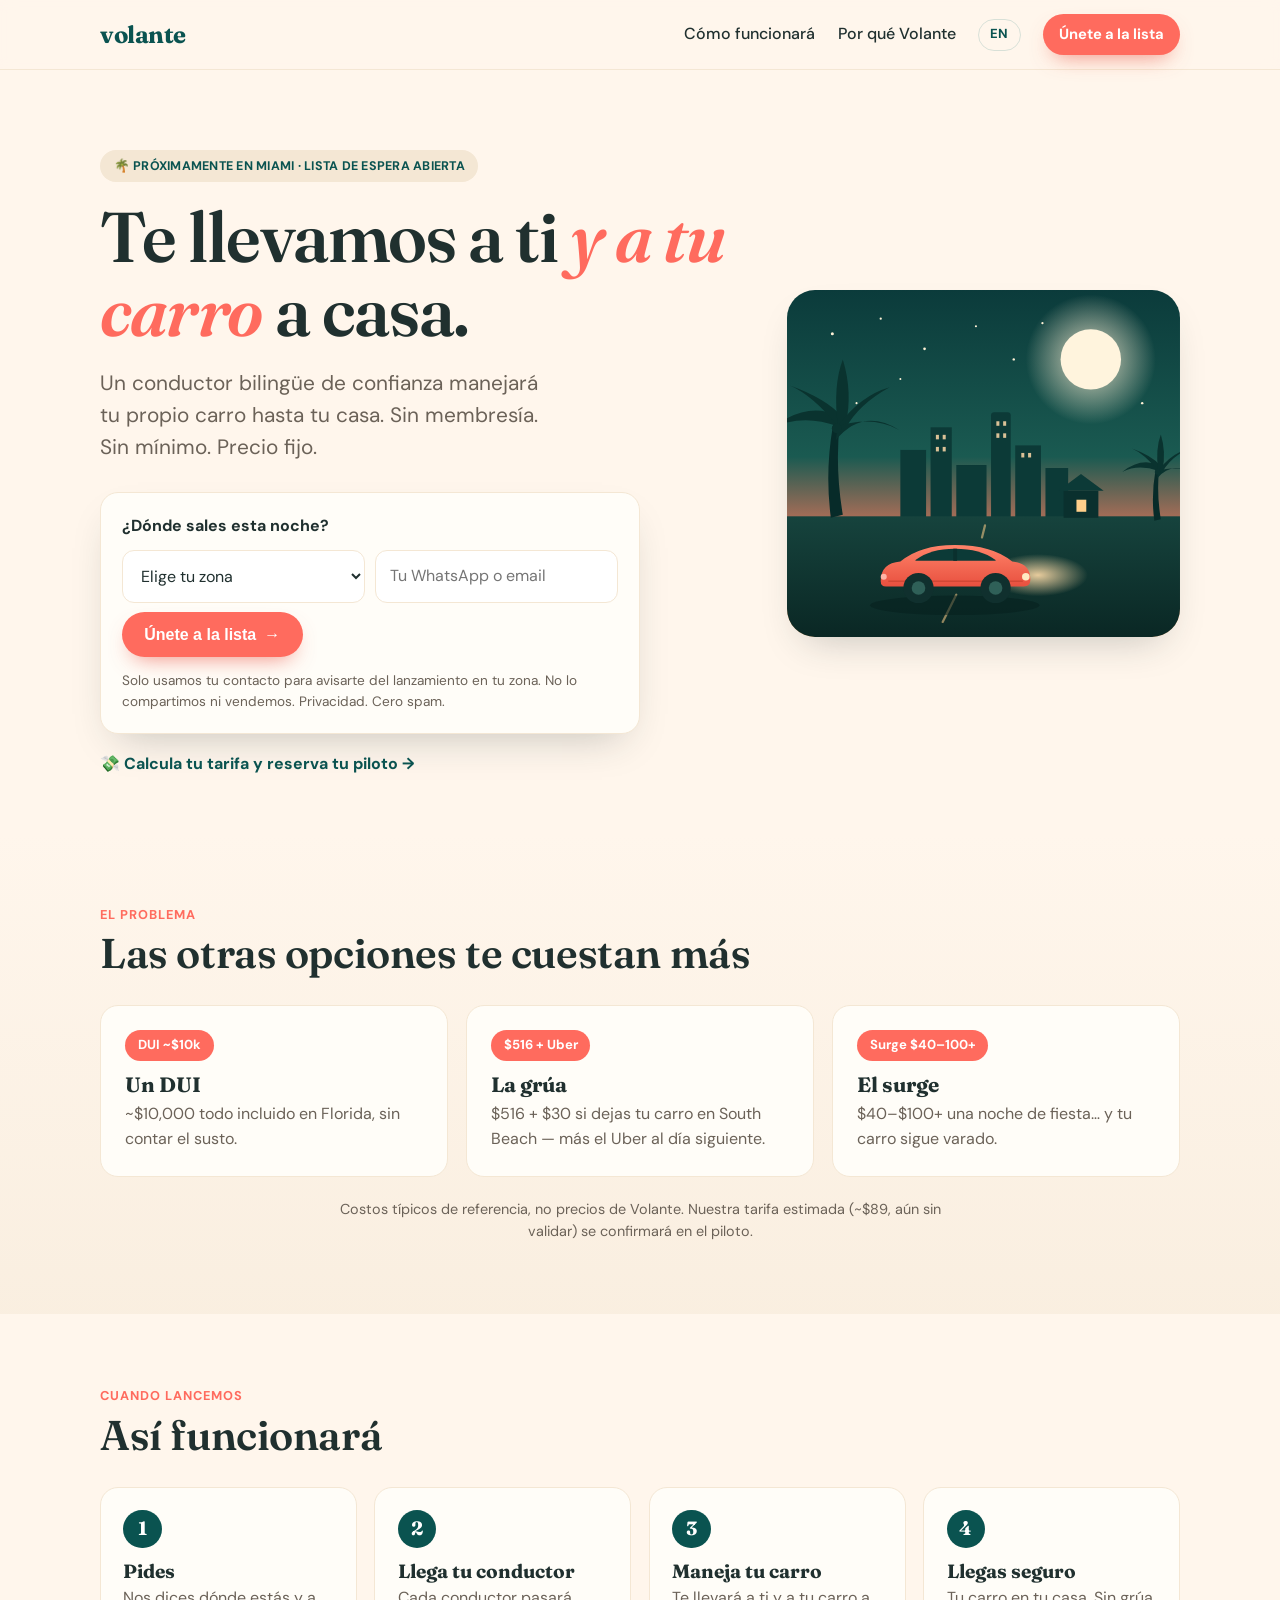
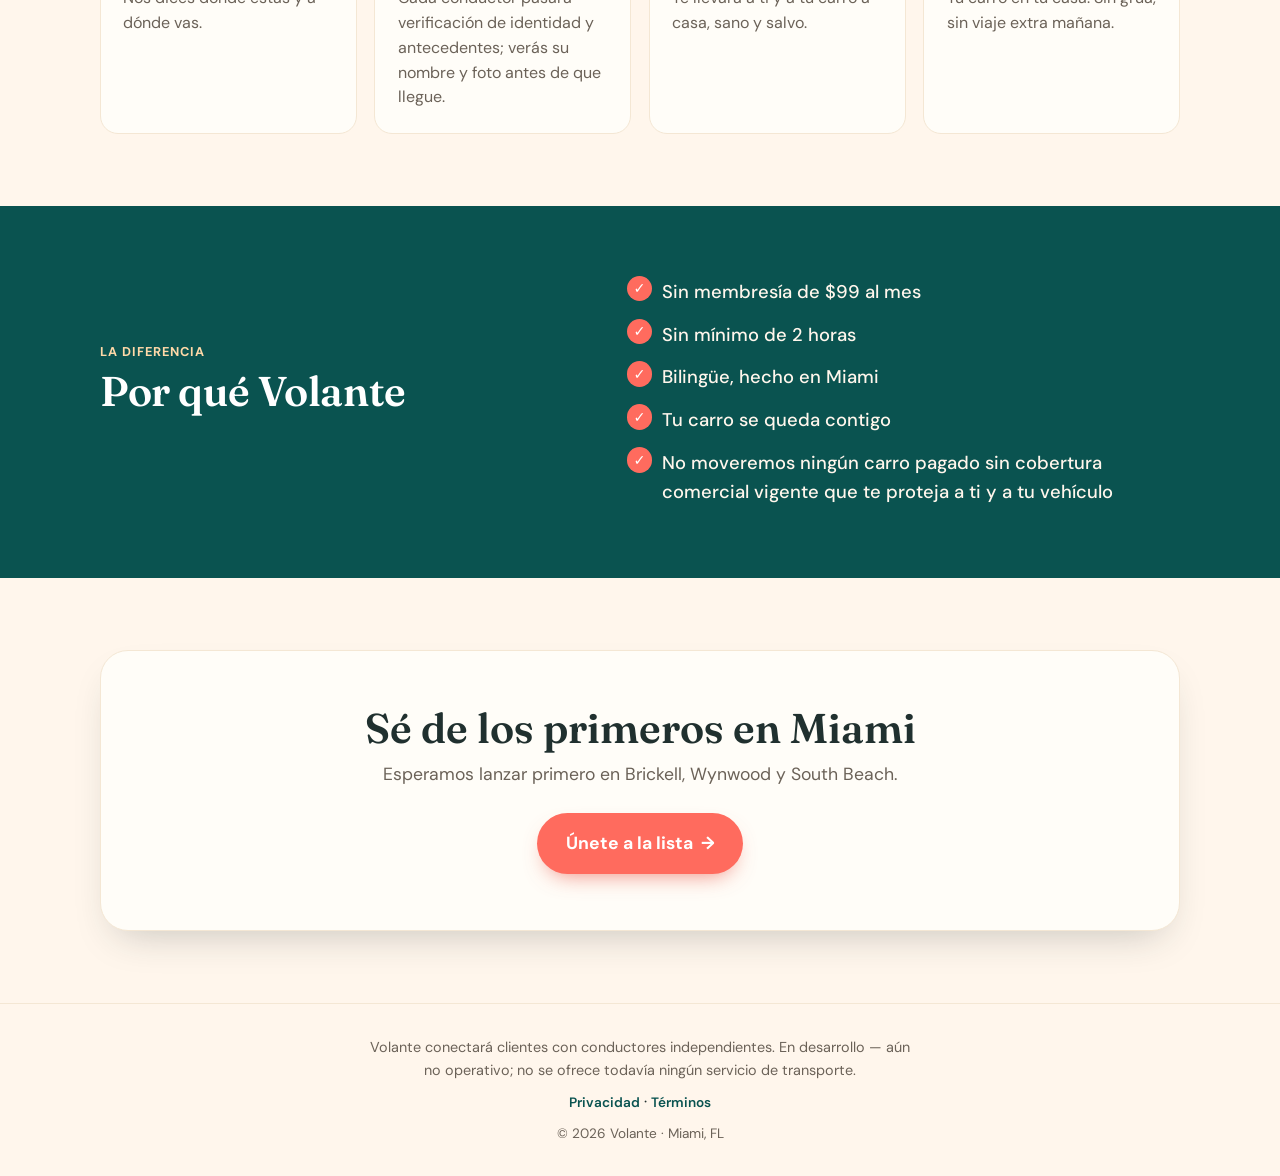
<file: site/index.html>
<!DOCTYPE html>
<html lang="es">
<head>
  <meta charset="utf-8" />
  <meta name="viewport" content="width=device-width, initial-scale=1" />
  <title>Volante — Te llevamos a ti y a tu carro a casa | Miami</title>
  <meta name="description" content="Conductor de confianza que manejará tu propio carro hasta tu casa en Miami. Sin membresía, sin mínimo, precio fijo. Bilingüe. Próximamente — apúntate a la lista." />
  <link rel="canonical" href="https://danielregaladoumiami.github.io/volante/" />
  <link rel="alternate" hreflang="es" href="https://danielregaladoumiami.github.io/volante/" />
  <link rel="alternate" hreflang="en" href="https://danielregaladoumiami.github.io/volante/en.html" />
  <link rel="alternate" hreflang="x-default" href="https://danielregaladoumiami.github.io/volante/" />
  <meta property="og:title" content="Volante — Te llevamos a ti y a tu carro a casa" />
  <meta property="og:description" content="Un conductor de confianza manejará tu propio carro hasta tu casa en Miami. Sin membresía, sin mínimo, precio fijo. Próximamente." />
  <meta property="og:type" content="website" />
  <meta property="og:url" content="https://danielregaladoumiami.github.io/volante/" />
  <meta property="og:image" content="https://danielregaladoumiami.github.io/volante/og.png" />
  <meta property="og:image:width" content="1200" />
  <meta property="og:image:height" content="630" />
  <meta property="og:site_name" content="Volante" />
  <meta property="og:locale" content="es_US" />
  <meta property="og:locale:alternate" content="en_US" />
  <meta name="twitter:card" content="summary_large_image" />
  <meta name="twitter:image" content="https://danielregaladoumiami.github.io/volante/og.png" />
  <meta name="theme-color" content="#FF6B5E" />
  <link rel="preconnect" href="https://fonts.googleapis.com" />
  <link rel="preconnect" href="https://fonts.gstatic.com" crossorigin />
  <link href="https://fonts.googleapis.com/css2?family=Fraunces:opsz,wght@9..144,500;9..144,600;9..144,700&family=DM+Sans:wght@400;500;700&display=swap" rel="stylesheet" />
  <link rel="stylesheet" href="./styles.css" />
</head>
<body>
<header class="site-header">
  <div class="container nav">
    <a class="brand" href="./index.html">volante</a>
    <nav class="nav-links">
      <a class="nav-how" href="#como">Cómo funcionará</a>
      <a class="nav-why" href="#porque">Por qué Volante</a>
      <a class="lang-toggle" href="./en.html" hreflang="en">EN</a>
      <a class="btn btn-sm" href="#unete">Únete a la lista</a>
    </nav>
  </div>
</header>

<main>
  <section class="hero">
    <div class="container hero-grid">
      <div class="hero-copy">
        <span class="badge">🌴 Próximamente en Miami · Lista de espera abierta</span>
        <h1 class="hero-title">Te llevamos a ti <span class="accent">y a tu carro</span> a casa.</h1>
        <p class="hero-sub">Un conductor bilingüe de confianza manejará tu propio carro hasta tu casa. Sin membresía. Sin mínimo. Precio fijo.</p>

        <form id="unete" class="join-card" action="https://danielregaladocardoso-volante.hf.space/api/waitlist" method="POST">
          <input type="hidden" name="lang" value="es" />
          <input type="hidden" name="source" value="landing-es" />
          <input type="text" name="_gotcha" tabindex="-1" autocomplete="off" style="display:none" aria-hidden="true" />
          <label class="join-label" for="contact">¿Dónde sales esta noche?</label>
          <div id="flash" role="status" aria-live="polite"></div>
          <div class="join-row">
            <select name="zone" aria-label="zona">
              <option value="">Elige tu zona</option>
              <option>Brickell</option><option>Downtown</option><option>Wynwood</option>
              <option>South Beach</option><option>Coral Gables</option><option>Coconut Grove</option>
              <option value="Otra">Otra</option>
            </select>
            <input id="contact" name="contact" type="text" inputmode="email" placeholder="Tu WhatsApp o email" autocomplete="email" required />
            <button class="btn" type="submit">Únete a la lista <span aria-hidden="true">→</span></button>
          </div>
          <p class="join-micro">Solo usamos tu contacto para avisarte del lanzamiento en tu zona. No lo compartimos ni vendemos. <a href="./privacy.html">Privacidad</a>. Cero spam.</p>
        </form>
        <p class="hero-secondary"><a href="./pedir.html">💸 Calcula tu tarifa y reserva tu piloto →</a></p>
      </div>
      <div class="hero-art"><img src="./hero.svg" alt="Un conductor de Volante lleva a un cliente y a su carro a casa de noche en Miami" width="520" height="460" /></div>
    </div>
  </section>

  <section class="section pains">
    <div class="container">
      <span class="kicker">El problema</span>
      <h2 class="section-title">Las otras opciones te cuestan más</h2>
      <div class="cards-3">
        <article class="card pain"><span class="pill">DUI ~$10k</span><h3>Un DUI</h3><p>~$10,000 todo incluido en Florida, sin contar el susto.</p></article>
        <article class="card pain"><span class="pill">$516 + Uber</span><h3>La grúa</h3><p>$516 + $30 si dejas tu carro en South Beach — más el Uber al día siguiente.</p></article>
        <article class="card pain"><span class="pill">Surge $40–100+</span><h3>El surge</h3><p>$40–$100+ una noche de fiesta… y tu carro sigue varado.</p></article>
      </div>
      <p class="cards-note">Costos típicos de referencia, no precios de Volante. Nuestra tarifa estimada (~$89, aún sin validar) se confirmará en el piloto.</p>
    </div>
  </section>

  <section id="como" class="section how">
    <div class="container">
      <span class="kicker">Cuando lancemos</span>
      <h2 class="section-title">Así funcionará</h2>
      <ol class="steps">
        <li><span class="step-n">1</span><h3>Pides</h3><p>Nos dices dónde estás y a dónde vas.</p></li>
        <li><span class="step-n">2</span><h3>Llega tu conductor</h3><p>Cada conductor pasará verificación de identidad y antecedentes; verás su nombre y foto antes de que llegue.</p></li>
        <li><span class="step-n">3</span><h3>Maneja tu carro</h3><p>Te llevará a ti y a tu carro a casa, sano y salvo.</p></li>
        <li><span class="step-n">4</span><h3>Llegas seguro</h3><p>Tu carro en tu casa. Sin grúa, sin viaje extra mañana.</p></li>
      </ol>
    </div>
  </section>

  <section id="porque" class="section why">
    <div class="container why-grid">
      <div><span class="kicker">La diferencia</span><h2 class="section-title">Por qué Volante</h2></div>
      <ul class="why-list">
        <li>Sin membresía de $99 al mes</li>
        <li>Sin mínimo de 2 horas</li>
        <li>Bilingüe, hecho en Miami</li>
        <li>Tu carro se queda contigo</li>
        <li>No moveremos ningún carro pagado sin cobertura comercial vigente que te proteja a ti y a tu vehículo</li>
      </ul>
    </div>
  </section>

  <section class="section cta">
    <div class="container cta-band">
      <h2>Sé de los primeros en Miami</h2>
      <p>Esperamos lanzar primero en Brickell, Wynwood y South Beach.</p>
      <a class="btn btn-lg" href="#unete">Únete a la lista <span aria-hidden="true">→</span></a>
    </div>
  </section>
</main>

<footer class="site-footer">
  <div class="container">
    <p class="foot-note">Volante conectará clientes con conductores independientes. En desarrollo — aún no operativo; no se ofrece todavía ningún servicio de transporte.</p>
    <p class="foot-links"><a href="./privacy.html">Privacidad</a> · <a href="./terms.html">Términos</a></p>
    <p class="foot-legal">© 2026 Volante · Miami, FL</p>
  </div>
</footer>

<script>
  (function () {
    var form = document.getElementById('unete');
    var flash = document.getElementById('flash');
    var OK = "¡Listo! Te avisamos en cuanto lancemos en tu zona. 🚗";
    var ERR = "Algo salió mal. Inténtalo de nuevo.";
    function show(kind, msg) {
      flash.className = "flash " + (kind === "ok" ? "flash-ok" : "flash-err");
      flash.textContent = msg;
    }
    form.addEventListener('submit', function (e) {
      e.preventDefault();
      fetch(form.action, { method: 'POST', body: new URLSearchParams(new FormData(form)) })
        .then(function (r) { return r.json().catch(function () { return {}; }); })
        .then(function (d) { if (d && d.ok) { form.reset(); show('ok', OK); } else { show('err', ERR); } })
        .catch(function () { show('err', ERR); });
    });
  })();
</script>
</body>
</html>
</file>
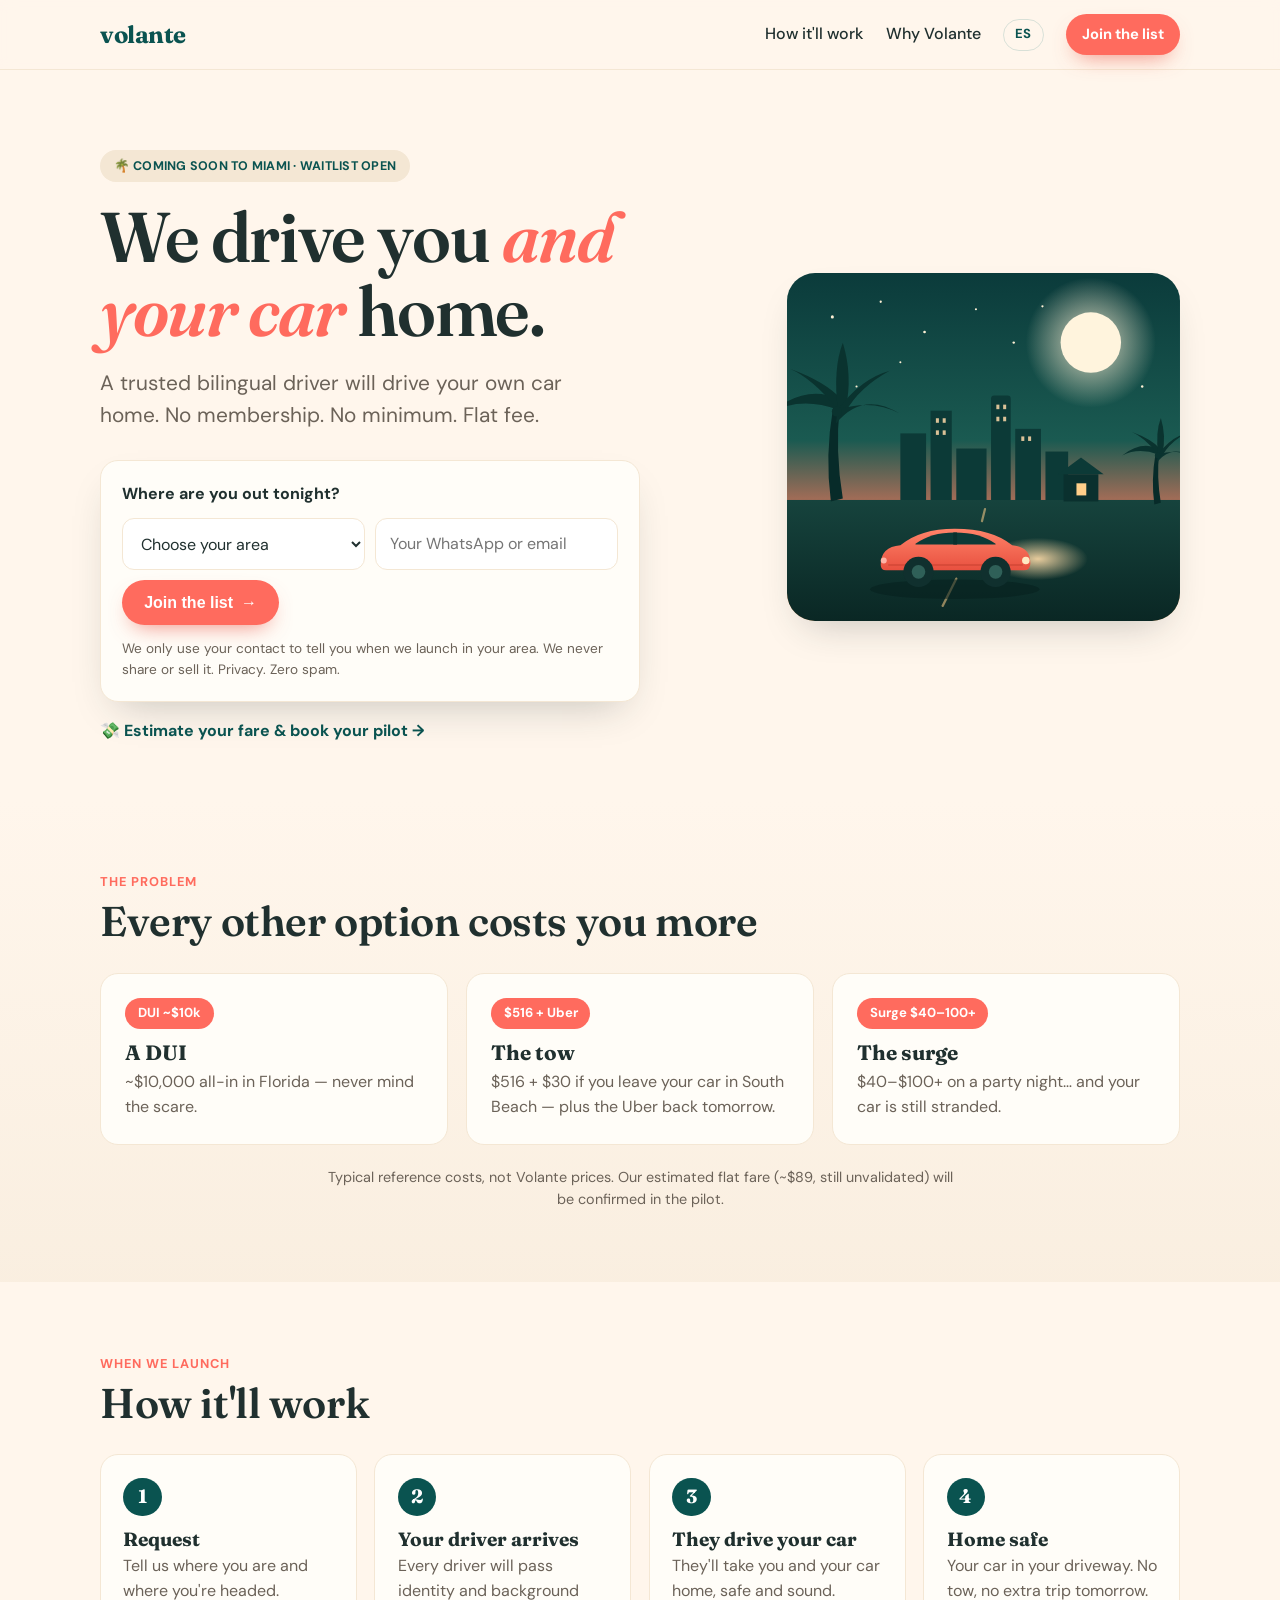
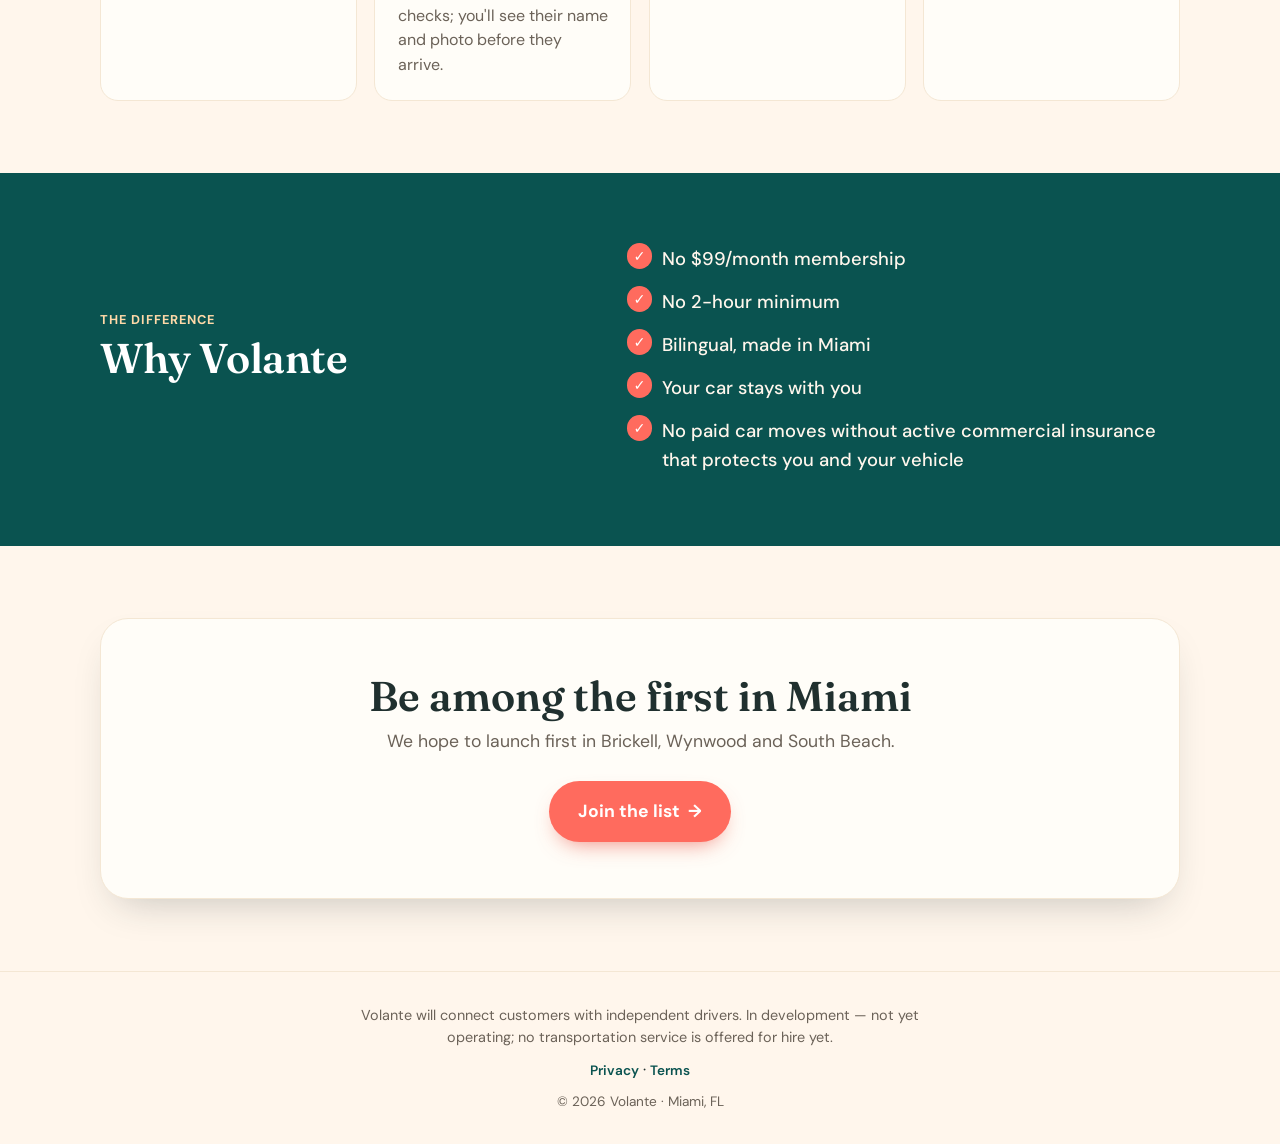
<file: site/en.html>
<!DOCTYPE html>
<html lang="en">
<head>
  <meta charset="utf-8" />
  <meta name="viewport" content="width=device-width, initial-scale=1" />
  <title>Volante — We drive you AND your car home | Miami</title>
  <meta name="description" content="A trusted driver will drive your own car home in Miami. No membership, no minimum, flat fee. Bilingual. Coming soon — join the waitlist." />
  <link rel="canonical" href="https://danielregaladoumiami.github.io/volante/en.html" />
  <link rel="alternate" hreflang="es" href="https://danielregaladoumiami.github.io/volante/" />
  <link rel="alternate" hreflang="en" href="https://danielregaladoumiami.github.io/volante/en.html" />
  <link rel="alternate" hreflang="x-default" href="https://danielregaladoumiami.github.io/volante/" />
  <meta property="og:title" content="Volante — We drive you AND your car home" />
  <meta property="og:description" content="A trusted driver will drive your own car home in Miami. No membership, no minimum, flat fee. Coming soon." />
  <meta property="og:type" content="website" />
  <meta property="og:url" content="https://danielregaladoumiami.github.io/volante/en.html" />
  <meta property="og:image" content="https://danielregaladoumiami.github.io/volante/og.png" />
  <meta property="og:image:width" content="1200" />
  <meta property="og:image:height" content="630" />
  <meta property="og:site_name" content="Volante" />
  <meta property="og:locale" content="en_US" />
  <meta property="og:locale:alternate" content="es_US" />
  <meta name="twitter:card" content="summary_large_image" />
  <meta name="twitter:image" content="https://danielregaladoumiami.github.io/volante/og.png" />
  <meta name="theme-color" content="#FF6B5E" />
  <link rel="preconnect" href="https://fonts.googleapis.com" />
  <link rel="preconnect" href="https://fonts.gstatic.com" crossorigin />
  <link href="https://fonts.googleapis.com/css2?family=Fraunces:opsz,wght@9..144,500;9..144,600;9..144,700&family=DM+Sans:wght@400;500;700&display=swap" rel="stylesheet" />
  <link rel="stylesheet" href="./styles.css" />
</head>
<body>
<header class="site-header">
  <div class="container nav">
    <a class="brand" href="./en.html">volante</a>
    <nav class="nav-links">
      <a class="nav-how" href="#como">How it'll work</a>
      <a class="nav-why" href="#porque">Why Volante</a>
      <a class="lang-toggle" href="./index.html" hreflang="es">ES</a>
      <a class="btn btn-sm" href="#unete">Join the list</a>
    </nav>
  </div>
</header>

<main>
  <section class="hero">
    <div class="container hero-grid">
      <div class="hero-copy">
        <span class="badge">🌴 Coming soon to Miami · Waitlist open</span>
        <h1 class="hero-title">We drive you <span class="accent">and your car</span> home.</h1>
        <p class="hero-sub">A trusted bilingual driver will drive your own car home. No membership. No minimum. Flat fee.</p>

        <form id="unete" class="join-card" action="https://danielregaladocardoso-volante.hf.space/api/waitlist" method="POST">
          <input type="hidden" name="lang" value="en" />
          <input type="hidden" name="source" value="landing-en" />
          <input type="text" name="_gotcha" tabindex="-1" autocomplete="off" style="display:none" aria-hidden="true" />
          <label class="join-label" for="contact">Where are you out tonight?</label>
          <div id="flash" role="status" aria-live="polite"></div>
          <div class="join-row">
            <select name="zone" aria-label="area">
              <option value="">Choose your area</option>
              <option>Brickell</option><option>Downtown</option><option>Wynwood</option>
              <option>South Beach</option><option>Coral Gables</option><option>Coconut Grove</option>
              <option value="Other">Other</option>
            </select>
            <input id="contact" name="contact" type="text" inputmode="email" placeholder="Your WhatsApp or email" autocomplete="email" required />
            <button class="btn" type="submit">Join the list <span aria-hidden="true">→</span></button>
          </div>
          <p class="join-micro">We only use your contact to tell you when we launch in your area. We never share or sell it. <a href="./privacy.html">Privacy</a>. Zero spam.</p>
        </form>
        <p class="hero-secondary"><a href="./request.html">💸 Estimate your fare & book your pilot →</a></p>
      </div>
      <div class="hero-art"><img src="./hero.svg" alt="A Volante driver takes a customer and their own car home at night in Miami" width="520" height="460" /></div>
    </div>
  </section>

  <section class="section pains">
    <div class="container">
      <span class="kicker">The problem</span>
      <h2 class="section-title">Every other option costs you more</h2>
      <div class="cards-3">
        <article class="card pain"><span class="pill">DUI ~$10k</span><h3>A DUI</h3><p>~$10,000 all-in in Florida — never mind the scare.</p></article>
        <article class="card pain"><span class="pill">$516 + Uber</span><h3>The tow</h3><p>$516 + $30 if you leave your car in South Beach — plus the Uber back tomorrow.</p></article>
        <article class="card pain"><span class="pill">Surge $40–100+</span><h3>The surge</h3><p>$40–$100+ on a party night… and your car is still stranded.</p></article>
      </div>
      <p class="cards-note">Typical reference costs, not Volante prices. Our estimated flat fare (~$89, still unvalidated) will be confirmed in the pilot.</p>
    </div>
  </section>

  <section id="como" class="section how">
    <div class="container">
      <span class="kicker">When we launch</span>
      <h2 class="section-title">How it'll work</h2>
      <ol class="steps">
        <li><span class="step-n">1</span><h3>Request</h3><p>Tell us where you are and where you're headed.</p></li>
        <li><span class="step-n">2</span><h3>Your driver arrives</h3><p>Every driver will pass identity and background checks; you'll see their name and photo before they arrive.</p></li>
        <li><span class="step-n">3</span><h3>They drive your car</h3><p>They'll take you and your car home, safe and sound.</p></li>
        <li><span class="step-n">4</span><h3>Home safe</h3><p>Your car in your driveway. No tow, no extra trip tomorrow.</p></li>
      </ol>
    </div>
  </section>

  <section id="porque" class="section why">
    <div class="container why-grid">
      <div><span class="kicker">The difference</span><h2 class="section-title">Why Volante</h2></div>
      <ul class="why-list">
        <li>No $99/month membership</li>
        <li>No 2-hour minimum</li>
        <li>Bilingual, made in Miami</li>
        <li>Your car stays with you</li>
        <li>No paid car moves without active commercial insurance that protects you and your vehicle</li>
      </ul>
    </div>
  </section>

  <section class="section cta">
    <div class="container cta-band">
      <h2>Be among the first in Miami</h2>
      <p>We hope to launch first in Brickell, Wynwood and South Beach.</p>
      <a class="btn btn-lg" href="#unete">Join the list <span aria-hidden="true">→</span></a>
    </div>
  </section>
</main>

<footer class="site-footer">
  <div class="container">
    <p class="foot-note">Volante will connect customers with independent drivers. In development — not yet operating; no transportation service is offered for hire yet.</p>
    <p class="foot-links"><a href="./privacy.html">Privacy</a> · <a href="./terms.html">Terms</a></p>
    <p class="foot-legal">© 2026 Volante · Miami, FL</p>
  </div>
</footer>

<script>
  (function () {
    var form = document.getElementById('unete');
    var flash = document.getElementById('flash');
    var OK = "You're in! We'll reach out the moment we launch near you. 🚗";
    var ERR = "Something went wrong. Please try again.";
    function show(kind, msg) {
      flash.className = "flash " + (kind === "ok" ? "flash-ok" : "flash-err");
      flash.textContent = msg;
    }
    form.addEventListener('submit', function (e) {
      e.preventDefault();
      fetch(form.action, { method: 'POST', body: new URLSearchParams(new FormData(form)) })
        .then(function (r) { return r.json().catch(function () { return {}; }); })
        .then(function (d) { if (d && d.ok) { form.reset(); show('ok', OK); } else { show('err', ERR); } })
        .catch(function () { show('err', ERR); });
    });
  })();
</script>
</body>
</html>
</file>
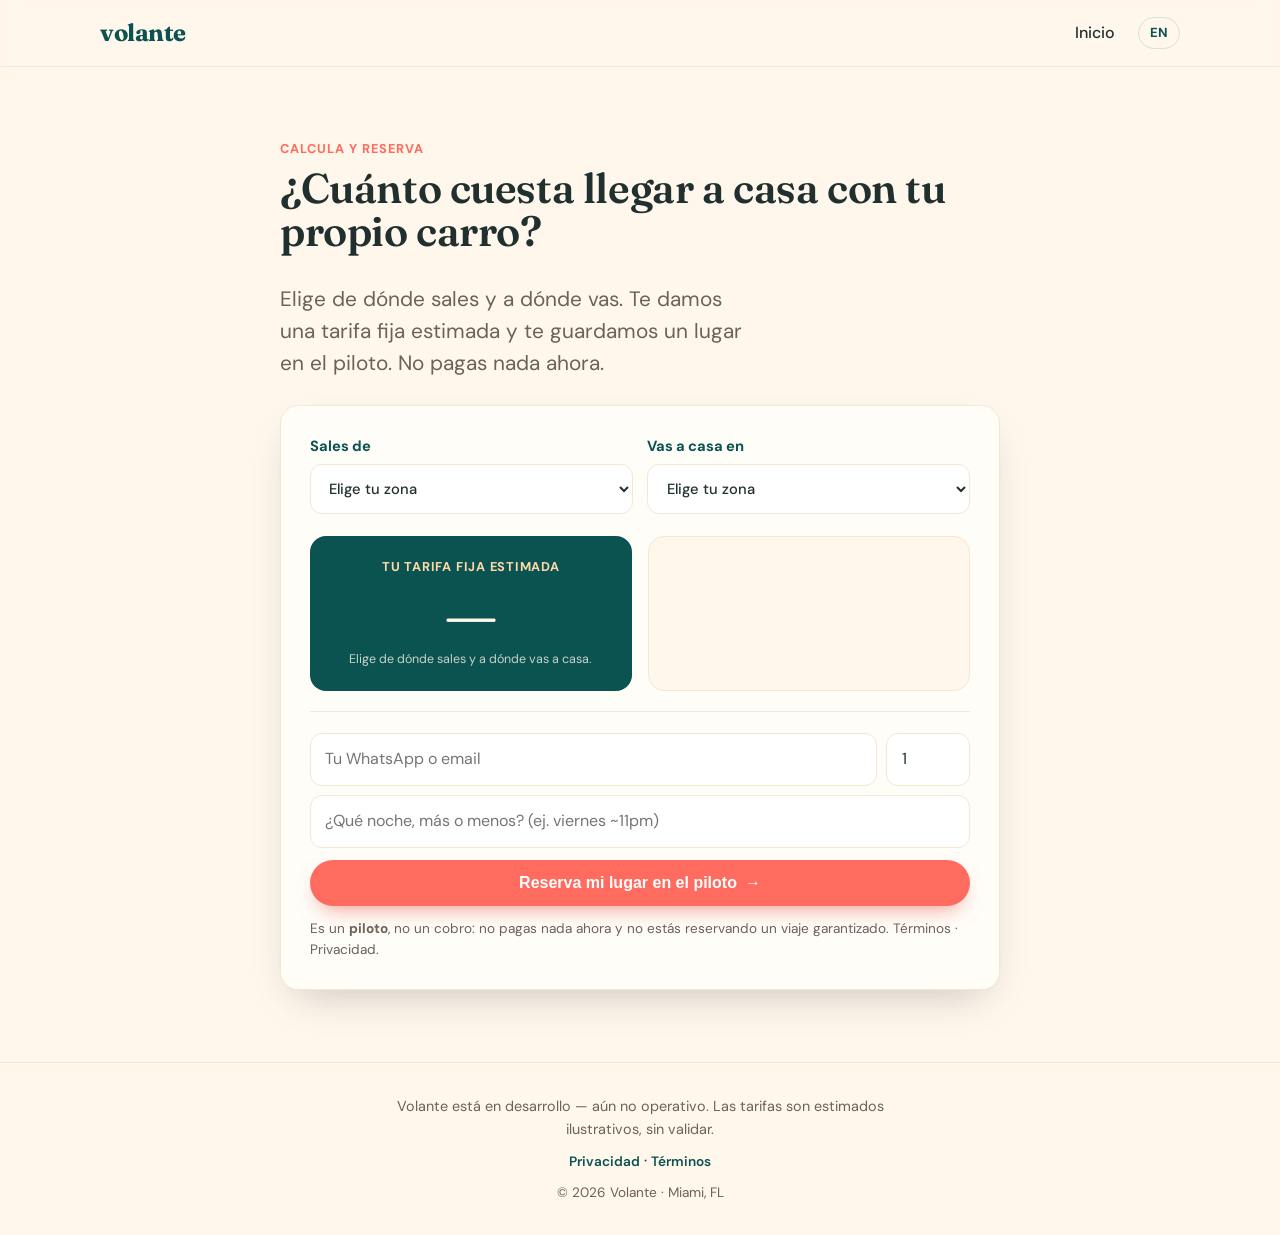
<file: site/pedir.html>
<!DOCTYPE html>
<html lang="es">
<head>
  <meta charset="utf-8" />
  <meta name="viewport" content="width=device-width, initial-scale=1" />
  <title>Calcula tu tarifa y reserva tu piloto — Volante</title>
  <meta name="description" content="Calcula la tarifa fija estimada para que un conductor lleve tu propio carro a casa en Miami, y reserva tu lugar en el piloto de Volante." />
  <link rel="canonical" href="https://danielregaladoumiami.github.io/volante/pedir.html" />
  <link rel="alternate" hreflang="es" href="https://danielregaladoumiami.github.io/volante/pedir.html" />
  <link rel="alternate" hreflang="en" href="https://danielregaladoumiami.github.io/volante/request.html" />
  <link rel="alternate" hreflang="x-default" href="https://danielregaladoumiami.github.io/volante/pedir.html" />
  <meta property="og:title" content="Calcula tu tarifa — Volante" />
  <meta property="og:description" content="Tarifa fija estimada para llevar tu propio carro a casa en Miami. Reserva tu piloto." />
  <meta property="og:type" content="website" />
  <meta property="og:url" content="https://danielregaladoumiami.github.io/volante/pedir.html" />
  <meta property="og:image" content="https://danielregaladoumiami.github.io/volante/og.png" />
  <meta name="twitter:card" content="summary_large_image" />
  <meta name="twitter:image" content="https://danielregaladoumiami.github.io/volante/og.png" />
  <meta name="theme-color" content="#FF6B5E" />
  <link rel="preconnect" href="https://fonts.googleapis.com" />
  <link rel="preconnect" href="https://fonts.gstatic.com" crossorigin />
  <link href="https://fonts.googleapis.com/css2?family=Fraunces:opsz,wght@9..144,500;9..144,600;9..144,700&family=DM+Sans:wght@400;500;700&display=swap" rel="stylesheet" />
  <link rel="stylesheet" href="./styles.css" />
</head>
<body>
<header class="site-header">
  <div class="container nav">
    <a class="brand" href="./index.html">volante</a>
    <nav class="nav-links">
      <a class="nav-how" href="./index.html">Inicio</a>
      <a class="lang-toggle" href="./request.html" hreflang="en">EN</a>
    </nav>
  </div>
</header>

<main>
  <section class="section">
    <div class="container est-wrap">
      <span class="kicker">Calcula y reserva</span>
      <h1 class="section-title">¿Cuánto cuesta llegar a casa con tu propio carro?</h1>
      <p class="hero-sub">Elige de dónde sales y a dónde vas. Te damos una tarifa fija estimada y te guardamos un lugar en el piloto. No pagas nada ahora.</p>

      <div id="estimator" data-lang="es" class="est-card">
        <div class="est-selects">
          <label class="est-field">Sales de
            <select id="est-pickup" aria-label="Sales de">
              <option value="">Elige tu zona</option>
              <option>Brickell</option><option>Downtown</option><option>Edgewater</option>
              <option>Wynwood</option><option>Midtown</option><option>Little Havana</option>
              <option>Coconut Grove</option><option>Coral Gables</option><option>South Beach</option>
              <option>Mid-Beach</option><option>Key Biscayne</option>
            </select>
          </label>
          <label class="est-field">Vas a casa en
            <select id="est-dropoff" aria-label="Vas a casa en">
              <option value="">Elige tu zona</option>
              <option>Brickell</option><option>Downtown</option><option>Edgewater</option>
              <option>Wynwood</option><option>Midtown</option><option>Little Havana</option>
              <option>Coconut Grove</option><option>Coral Gables</option><option>South Beach</option>
              <option>Mid-Beach</option><option>Key Biscayne</option><option>Aventura</option>
              <option>Doral</option><option>Kendall</option><option>Homestead</option>
            </select>
          </label>
        </div>

        <div class="est-result">
          <div class="est-fare-block">
            <div class="est-fare-label" id="est-fare-label">Tu tarifa fija estimada</div>
            <div id="est-fare" class="est-fare-big">—</div>
            <div id="est-fare-note" class="est-fare-note">Elige de dónde sales y a dónde vas a casa.</div>
          </div>
          <div id="est-compare" class="est-compare"></div>
        </div>
        <p id="est-keep" class="est-keep"></p>

        <form id="request-form" class="req-form" action="https://danielregaladocardoso-volante.hf.space/api/request" method="POST">
          <input type="hidden" name="source" value="request-es" />
          <input type="hidden" name="lang" value="es" />
          <input type="hidden" name="pickup" id="f-pickup" />
          <input type="hidden" name="dropoff" id="f-dropoff" />
          <input type="hidden" name="estimate" id="f-estimate" />
          <input type="text" name="_gotcha" tabindex="-1" autocomplete="off" style="display:none" aria-hidden="true" />
          <div id="req-flash" role="status" aria-live="polite"></div>
          <div class="req-row">
            <input name="contact" type="text" inputmode="email" placeholder="Tu WhatsApp o email" autocomplete="email" required />
            <input name="passengers" type="number" min="1" max="6" value="1" aria-label="pasajeros" title="pasajeros" />
          </div>
          <input name="when" type="text" placeholder="¿Qué noche, más o menos? (ej. viernes ~11pm)" />
          <button class="btn" type="submit">Reserva mi lugar en el piloto <span aria-hidden="true">→</span></button>
          <p class="join-micro">Es un <strong>piloto</strong>, no un cobro: no pagas nada ahora y no estás reservando un viaje garantizado. <a href="./terms.html">Términos</a> · <a href="./privacy.html">Privacidad</a>.</p>
        </form>
      </div>
    </div>
  </section>
</main>

<footer class="site-footer">
  <div class="container">
    <p class="foot-note">Volante está en desarrollo — aún no operativo. Las tarifas son estimados ilustrativos, sin validar.</p>
    <p class="foot-links"><a href="./privacy.html">Privacidad</a> · <a href="./terms.html">Términos</a></p>
    <p class="foot-legal">© 2026 Volante · Miami, FL</p>
  </div>
</footer>

<script src="./estimator.js" defer></script>
</body>
</html>
</file>
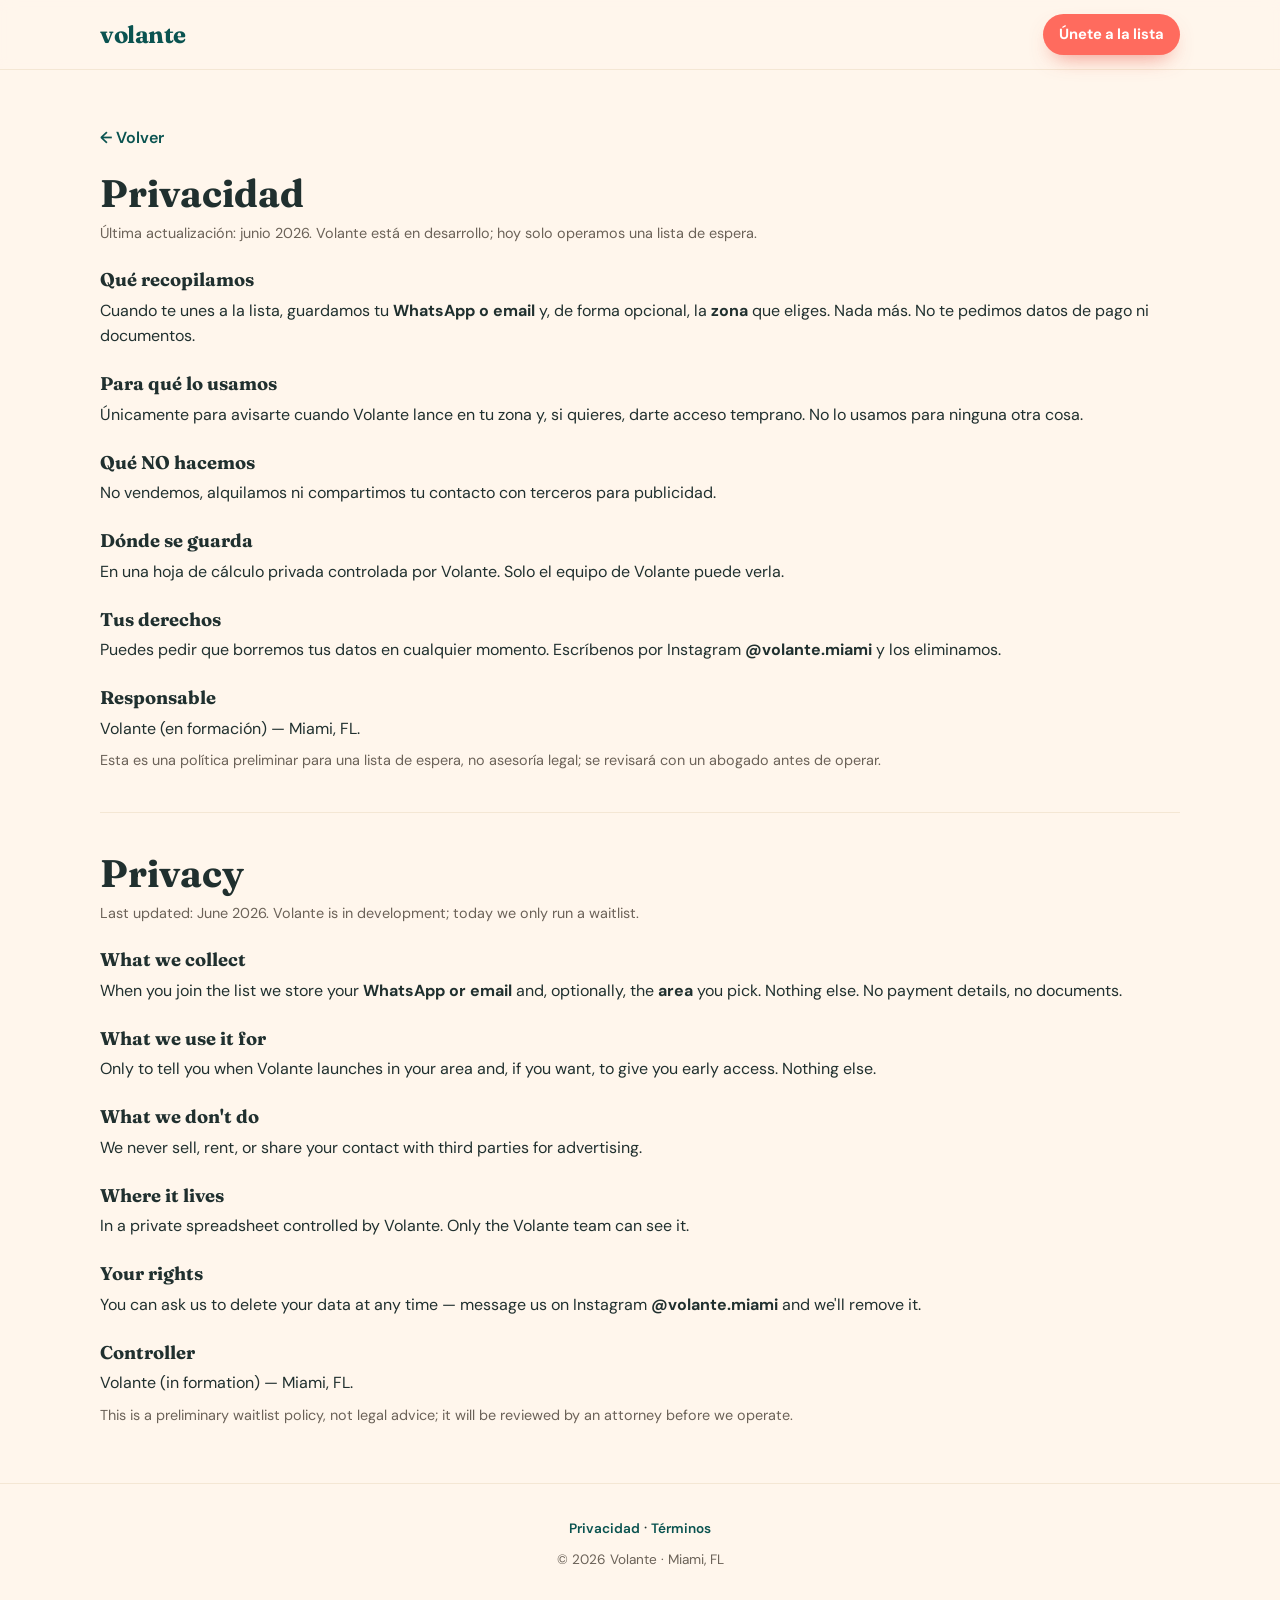
<file: site/privacy.html>
<!DOCTYPE html>
<html lang="es">
<head>
  <meta charset="utf-8" />
  <meta name="viewport" content="width=device-width, initial-scale=1" />
  <title>Privacidad / Privacy — Volante</title>
  <meta name="description" content="Cómo Volante maneja los datos de su lista de espera. How Volante handles waitlist data." />
  <meta name="robots" content="noindex, follow" />
  <link rel="preconnect" href="https://fonts.googleapis.com" />
  <link rel="preconnect" href="https://fonts.gstatic.com" crossorigin />
  <link href="https://fonts.googleapis.com/css2?family=Fraunces:opsz,wght@9..144,600;9..144,700&family=DM+Sans:wght@400;500;700&display=swap" rel="stylesheet" />
  <link rel="stylesheet" href="./styles.css" />
</head>
<body>
<header class="site-header">
  <div class="container nav">
    <a class="brand" href="./index.html">volante</a>
    <nav class="nav-links"><a class="btn btn-sm" href="./index.html#unete">Únete a la lista</a></nav>
  </div>
</header>

<main class="legal">
  <div class="container">
    <a class="back" href="./index.html">← Volver</a>

    <h1>Privacidad</h1>
    <p class="muted">Última actualización: junio 2026. Volante está en desarrollo; hoy solo operamos una lista de espera.</p>

    <h2>Qué recopilamos</h2>
    <p>Cuando te unes a la lista, guardamos tu <strong>WhatsApp o email</strong> y, de forma opcional, la <strong>zona</strong> que eliges. Nada más. No te pedimos datos de pago ni documentos.</p>

    <h2>Para qué lo usamos</h2>
    <p>Únicamente para avisarte cuando Volante lance en tu zona y, si quieres, darte acceso temprano. No lo usamos para ninguna otra cosa.</p>

    <h2>Qué NO hacemos</h2>
    <p>No vendemos, alquilamos ni compartimos tu contacto con terceros para publicidad.</p>

    <h2>Dónde se guarda</h2>
    <p>En una hoja de cálculo privada controlada por Volante. Solo el equipo de Volante puede verla.</p>

    <h2>Tus derechos</h2>
    <p>Puedes pedir que borremos tus datos en cualquier momento. Escríbenos por Instagram <strong>@volante.miami</strong> y los eliminamos.</p>

    <h2>Responsable</h2>
    <p>Volante (en formación) — Miami, FL.</p>

    <p class="muted">Esta es una política preliminar para una lista de espera, no asesoría legal; se revisará con un abogado antes de operar.</p>

    <hr class="lang-sep" />

    <h1>Privacy</h1>
    <p class="muted">Last updated: June 2026. Volante is in development; today we only run a waitlist.</p>

    <h2>What we collect</h2>
    <p>When you join the list we store your <strong>WhatsApp or email</strong> and, optionally, the <strong>area</strong> you pick. Nothing else. No payment details, no documents.</p>

    <h2>What we use it for</h2>
    <p>Only to tell you when Volante launches in your area and, if you want, to give you early access. Nothing else.</p>

    <h2>What we don't do</h2>
    <p>We never sell, rent, or share your contact with third parties for advertising.</p>

    <h2>Where it lives</h2>
    <p>In a private spreadsheet controlled by Volante. Only the Volante team can see it.</p>

    <h2>Your rights</h2>
    <p>You can ask us to delete your data at any time — message us on Instagram <strong>@volante.miami</strong> and we'll remove it.</p>

    <h2>Controller</h2>
    <p>Volante (in formation) — Miami, FL.</p>

    <p class="muted">This is a preliminary waitlist policy, not legal advice; it will be reviewed by an attorney before we operate.</p>
  </div>
</main>

<footer class="site-footer">
  <div class="container">
    <p class="foot-links"><a href="./privacy.html">Privacidad</a> · <a href="./terms.html">Términos</a></p>
    <p class="foot-legal">© 2026 Volante · Miami, FL</p>
  </div>
</footer>
</body>
</html>
</file>
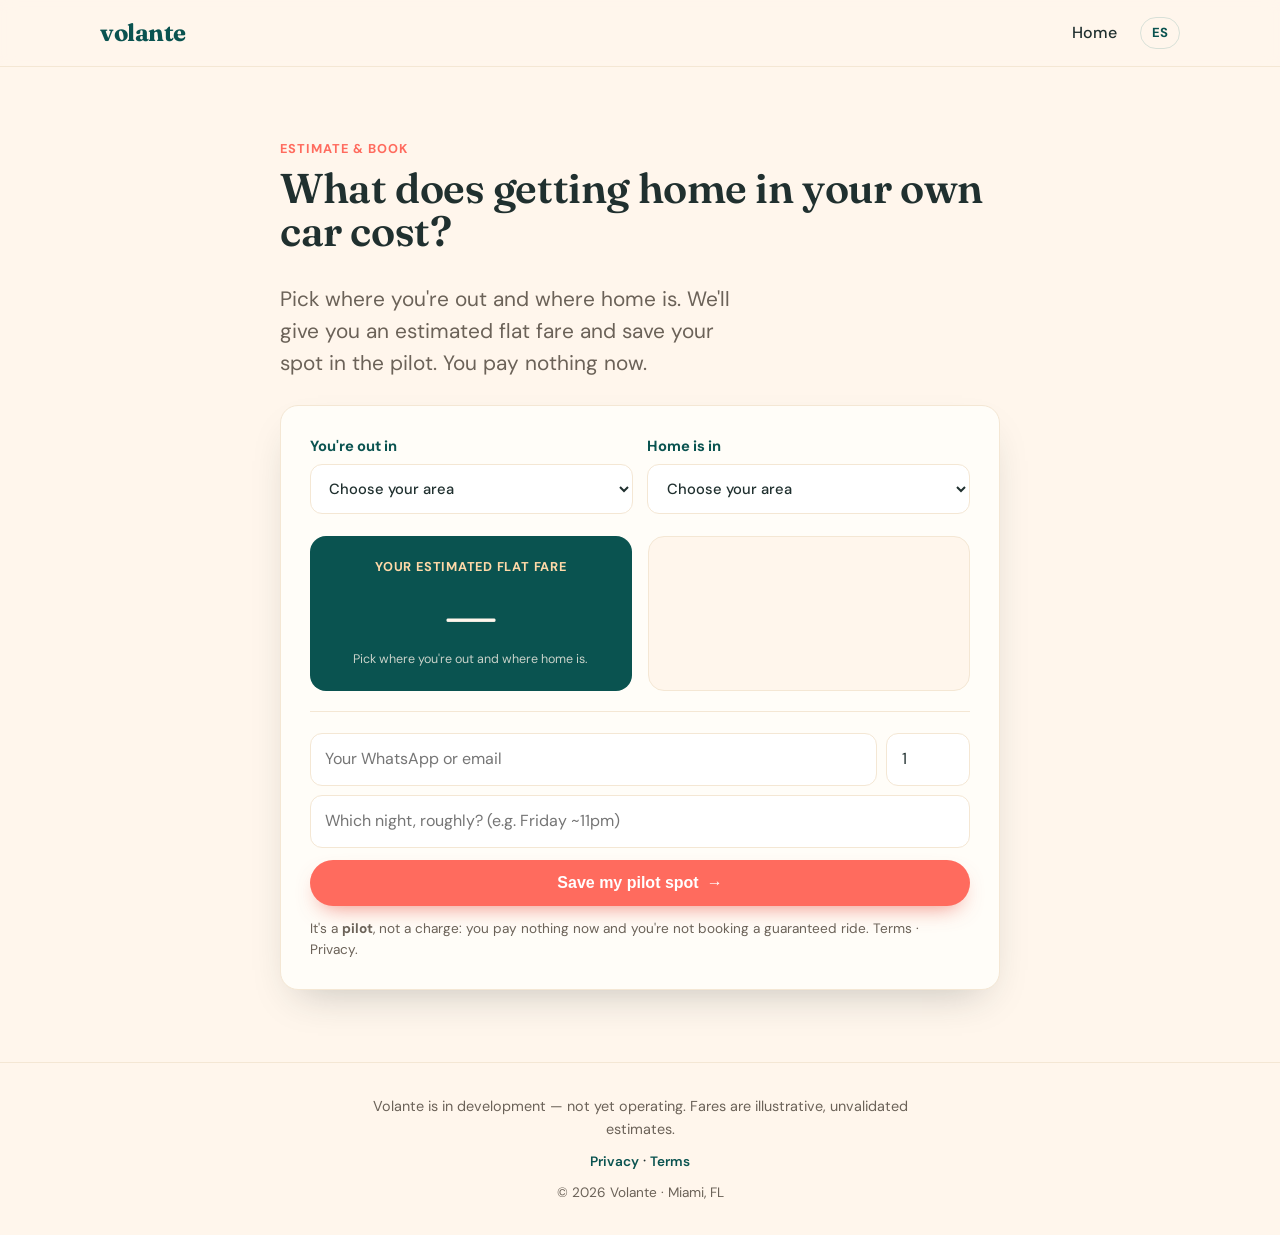
<file: site/request.html>
<!DOCTYPE html>
<html lang="en">
<head>
  <meta charset="utf-8" />
  <meta name="viewport" content="width=device-width, initial-scale=1" />
  <title>Estimate your fare & book your pilot — Volante</title>
  <meta name="description" content="Estimate the flat fare for a driver to take your own car home in Miami, and grab your spot in the Volante pilot." />
  <link rel="canonical" href="https://danielregaladoumiami.github.io/volante/request.html" />
  <link rel="alternate" hreflang="es" href="https://danielregaladoumiami.github.io/volante/pedir.html" />
  <link rel="alternate" hreflang="en" href="https://danielregaladoumiami.github.io/volante/request.html" />
  <link rel="alternate" hreflang="x-default" href="https://danielregaladoumiami.github.io/volante/pedir.html" />
  <meta property="og:title" content="Estimate your fare — Volante" />
  <meta property="og:description" content="Flat-fare estimate to bring your own car home in Miami. Book your pilot." />
  <meta property="og:type" content="website" />
  <meta property="og:url" content="https://danielregaladoumiami.github.io/volante/request.html" />
  <meta property="og:image" content="https://danielregaladoumiami.github.io/volante/og.png" />
  <meta name="twitter:card" content="summary_large_image" />
  <meta name="twitter:image" content="https://danielregaladoumiami.github.io/volante/og.png" />
  <meta name="theme-color" content="#FF6B5E" />
  <link rel="preconnect" href="https://fonts.googleapis.com" />
  <link rel="preconnect" href="https://fonts.gstatic.com" crossorigin />
  <link href="https://fonts.googleapis.com/css2?family=Fraunces:opsz,wght@9..144,500;9..144,600;9..144,700&family=DM+Sans:wght@400;500;700&display=swap" rel="stylesheet" />
  <link rel="stylesheet" href="./styles.css" />
</head>
<body>
<header class="site-header">
  <div class="container nav">
    <a class="brand" href="./en.html">volante</a>
    <nav class="nav-links">
      <a class="nav-how" href="./en.html">Home</a>
      <a class="lang-toggle" href="./pedir.html" hreflang="es">ES</a>
    </nav>
  </div>
</header>

<main>
  <section class="section">
    <div class="container est-wrap">
      <span class="kicker">Estimate & book</span>
      <h1 class="section-title">What does getting home in your own car cost?</h1>
      <p class="hero-sub">Pick where you're out and where home is. We'll give you an estimated flat fare and save your spot in the pilot. You pay nothing now.</p>

      <div id="estimator" data-lang="en" class="est-card">
        <div class="est-selects">
          <label class="est-field">You're out in
            <select id="est-pickup" aria-label="You're out in">
              <option value="">Choose your area</option>
              <option>Brickell</option><option>Downtown</option><option>Edgewater</option>
              <option>Wynwood</option><option>Midtown</option><option>Little Havana</option>
              <option>Coconut Grove</option><option>Coral Gables</option><option>South Beach</option>
              <option>Mid-Beach</option><option>Key Biscayne</option>
            </select>
          </label>
          <label class="est-field">Home is in
            <select id="est-dropoff" aria-label="Home is in">
              <option value="">Choose your area</option>
              <option>Brickell</option><option>Downtown</option><option>Edgewater</option>
              <option>Wynwood</option><option>Midtown</option><option>Little Havana</option>
              <option>Coconut Grove</option><option>Coral Gables</option><option>South Beach</option>
              <option>Mid-Beach</option><option>Key Biscayne</option><option>Aventura</option>
              <option>Doral</option><option>Kendall</option><option>Homestead</option>
            </select>
          </label>
        </div>

        <div class="est-result">
          <div class="est-fare-block">
            <div class="est-fare-label" id="est-fare-label">Your estimated flat fare</div>
            <div id="est-fare" class="est-fare-big">—</div>
            <div id="est-fare-note" class="est-fare-note">Pick where you're out and where home is.</div>
          </div>
          <div id="est-compare" class="est-compare"></div>
        </div>
        <p id="est-keep" class="est-keep"></p>

        <form id="request-form" class="req-form" action="https://danielregaladocardoso-volante.hf.space/api/request" method="POST">
          <input type="hidden" name="source" value="request-en" />
          <input type="hidden" name="lang" value="en" />
          <input type="hidden" name="pickup" id="f-pickup" />
          <input type="hidden" name="dropoff" id="f-dropoff" />
          <input type="hidden" name="estimate" id="f-estimate" />
          <input type="text" name="_gotcha" tabindex="-1" autocomplete="off" style="display:none" aria-hidden="true" />
          <div id="req-flash" role="status" aria-live="polite"></div>
          <div class="req-row">
            <input name="contact" type="text" inputmode="email" placeholder="Your WhatsApp or email" autocomplete="email" required />
            <input name="passengers" type="number" min="1" max="6" value="1" aria-label="passengers" title="passengers" />
          </div>
          <input name="when" type="text" placeholder="Which night, roughly? (e.g. Friday ~11pm)" />
          <button class="btn" type="submit">Save my pilot spot <span aria-hidden="true">→</span></button>
          <p class="join-micro">It's a <strong>pilot</strong>, not a charge: you pay nothing now and you're not booking a guaranteed ride. <a href="./terms.html">Terms</a> · <a href="./privacy.html">Privacy</a>.</p>
        </form>
      </div>
    </div>
  </section>
</main>

<footer class="site-footer">
  <div class="container">
    <p class="foot-note">Volante is in development — not yet operating. Fares are illustrative, unvalidated estimates.</p>
    <p class="foot-links"><a href="./privacy.html">Privacy</a> · <a href="./terms.html">Terms</a></p>
    <p class="foot-legal">© 2026 Volante · Miami, FL</p>
  </div>
</footer>

<script src="./estimator.js" defer></script>
</body>
</html>
</file>
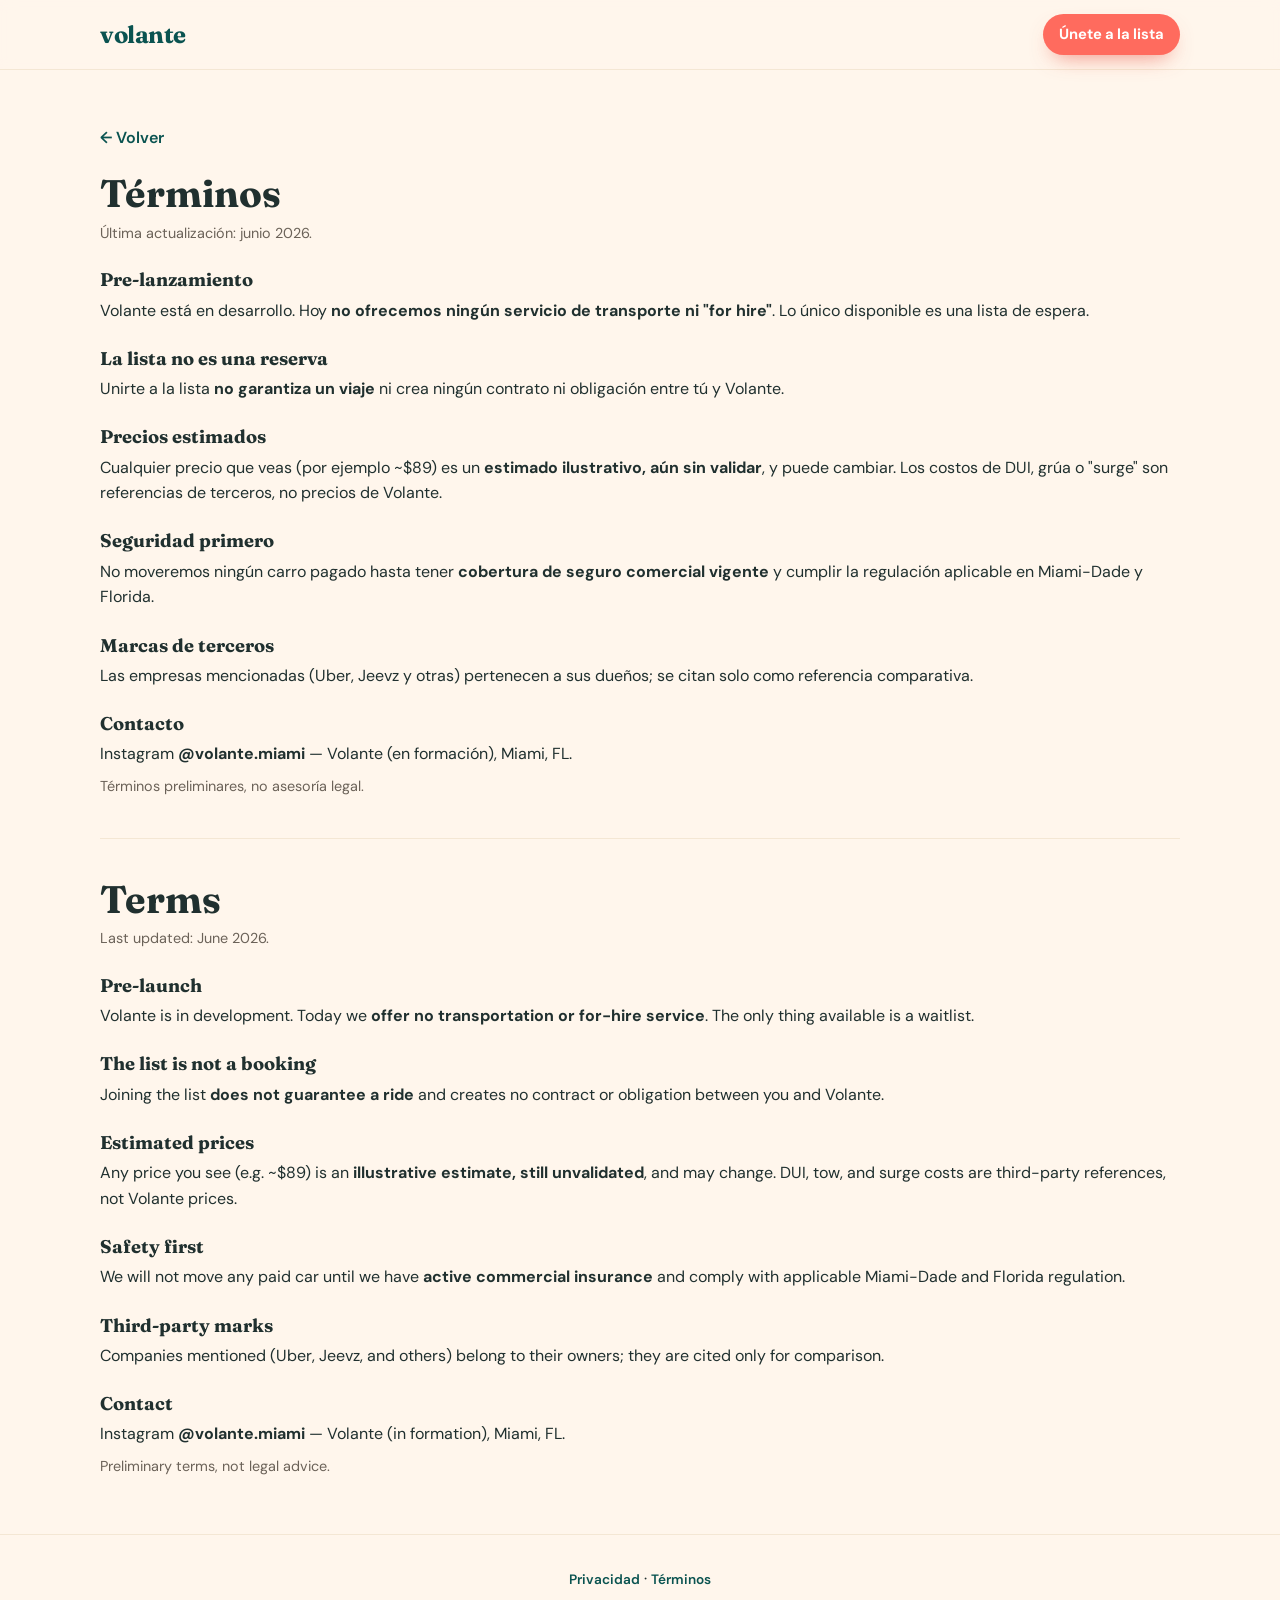
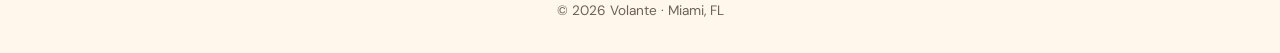
<file: site/terms.html>
<!DOCTYPE html>
<html lang="es">
<head>
  <meta charset="utf-8" />
  <meta name="viewport" content="width=device-width, initial-scale=1" />
  <title>Términos / Terms — Volante</title>
  <meta name="description" content="Términos de la lista de espera de Volante. Volante waitlist terms." />
  <meta name="robots" content="noindex, follow" />
  <link rel="preconnect" href="https://fonts.googleapis.com" />
  <link rel="preconnect" href="https://fonts.gstatic.com" crossorigin />
  <link href="https://fonts.googleapis.com/css2?family=Fraunces:opsz,wght@9..144,600;9..144,700&family=DM+Sans:wght@400;500;700&display=swap" rel="stylesheet" />
  <link rel="stylesheet" href="./styles.css" />
</head>
<body>
<header class="site-header">
  <div class="container nav">
    <a class="brand" href="./index.html">volante</a>
    <nav class="nav-links"><a class="btn btn-sm" href="./index.html#unete">Únete a la lista</a></nav>
  </div>
</header>

<main class="legal">
  <div class="container">
    <a class="back" href="./index.html">← Volver</a>

    <h1>Términos</h1>
    <p class="muted">Última actualización: junio 2026.</p>

    <h2>Pre-lanzamiento</h2>
    <p>Volante está en desarrollo. Hoy <strong>no ofrecemos ningún servicio de transporte ni "for hire"</strong>. Lo único disponible es una lista de espera.</p>

    <h2>La lista no es una reserva</h2>
    <p>Unirte a la lista <strong>no garantiza un viaje</strong> ni crea ningún contrato ni obligación entre tú y Volante.</p>

    <h2>Precios estimados</h2>
    <p>Cualquier precio que veas (por ejemplo ~$89) es un <strong>estimado ilustrativo, aún sin validar</strong>, y puede cambiar. Los costos de DUI, grúa o "surge" son referencias de terceros, no precios de Volante.</p>

    <h2>Seguridad primero</h2>
    <p>No moveremos ningún carro pagado hasta tener <strong>cobertura de seguro comercial vigente</strong> y cumplir la regulación aplicable en Miami-Dade y Florida.</p>

    <h2>Marcas de terceros</h2>
    <p>Las empresas mencionadas (Uber, Jeevz y otras) pertenecen a sus dueños; se citan solo como referencia comparativa.</p>

    <h2>Contacto</h2>
    <p>Instagram <strong>@volante.miami</strong> — Volante (en formación), Miami, FL.</p>

    <p class="muted">Términos preliminares, no asesoría legal.</p>

    <hr class="lang-sep" />

    <h1>Terms</h1>
    <p class="muted">Last updated: June 2026.</p>

    <h2>Pre-launch</h2>
    <p>Volante is in development. Today we <strong>offer no transportation or for-hire service</strong>. The only thing available is a waitlist.</p>

    <h2>The list is not a booking</h2>
    <p>Joining the list <strong>does not guarantee a ride</strong> and creates no contract or obligation between you and Volante.</p>

    <h2>Estimated prices</h2>
    <p>Any price you see (e.g. ~$89) is an <strong>illustrative estimate, still unvalidated</strong>, and may change. DUI, tow, and surge costs are third-party references, not Volante prices.</p>

    <h2>Safety first</h2>
    <p>We will not move any paid car until we have <strong>active commercial insurance</strong> and comply with applicable Miami-Dade and Florida regulation.</p>

    <h2>Third-party marks</h2>
    <p>Companies mentioned (Uber, Jeevz, and others) belong to their owners; they are cited only for comparison.</p>

    <h2>Contact</h2>
    <p>Instagram <strong>@volante.miami</strong> — Volante (in formation), Miami, FL.</p>

    <p class="muted">Preliminary terms, not legal advice.</p>
  </div>
</main>

<footer class="site-footer">
  <div class="container">
    <p class="foot-links"><a href="./privacy.html">Privacidad</a> · <a href="./terms.html">Términos</a></p>
    <p class="foot-legal">© 2026 Volante · Miami, FL</p>
  </div>
</footer>
</body>
</html>
</file>
<file: site/styles.css>
/* Volante — "Miami cálido" warm palette. Cream + teal + coral. */
:root {
  --cream: #fff6ec;
  --card: #fffdf8;
  --sand: #f4e7d4;
  --ink: #20302f;
  --muted: #6b6258;
  --teal: #0e6e6e;
  --teal-dark: #0a5350;
  --coral: #ff6b5e;
  --coral-dark: #e8503f;
  --ring: rgba(14, 110, 110, 0.16);
  --shadow: 0 18px 40px -18px rgba(32, 48, 47, 0.28);
  --radius: 18px;
}

* { box-sizing: border-box; }
html { scroll-behavior: smooth; }
body {
  margin: 0;
  background: var(--cream);
  color: var(--ink);
  font-family: "DM Sans", system-ui, -apple-system, sans-serif;
  line-height: 1.55;
  -webkit-font-smoothing: antialiased;
}
a { color: inherit; text-decoration: none; }
h1, h2, h3 { font-family: "Fraunces", Georgia, serif; line-height: 1.05; margin: 0; }

.container { width: min(1080px, 92vw); margin: 0 auto; }

/* Buttons */
.btn {
  display: inline-flex; align-items: center; gap: 0.5rem;
  background: var(--coral); color: #fff; font-weight: 700;
  border: none; cursor: pointer;
  padding: 0.85rem 1.4rem; border-radius: 999px; font-size: 1rem;
  box-shadow: 0 10px 22px -10px rgba(232, 80, 63, 0.7);
  transition: transform 0.15s ease, background 0.15s ease;
  white-space: nowrap;
}
.btn:hover { background: var(--coral-dark); transform: translateY(-1px); }
.btn-sm { padding: 0.55rem 1rem; font-size: 0.92rem; }
.btn-lg { padding: 1.05rem 1.8rem; font-size: 1.1rem; }

/* Header */
.site-header { position: sticky; top: 0; z-index: 10; backdrop-filter: blur(8px);
  background: rgba(255, 246, 236, 0.82); border-bottom: 1px solid var(--sand); }
.nav { display: flex; align-items: center; justify-content: space-between; padding: 0.9rem 0; }
.brand { font-family: "Fraunces", serif; font-weight: 700; font-size: 1.5rem; color: var(--teal-dark);
  letter-spacing: -0.02em; }
.nav-links { display: flex; align-items: center; gap: 1.4rem; font-weight: 500; }
.nav-links a:not(.btn):hover { color: var(--teal); }
.lang-toggle { border: 1.5px solid var(--ring); border-radius: 999px; padding: 0.3rem 0.7rem;
  font-weight: 700; font-size: 0.82rem; color: var(--teal-dark); }
.nav-links .nav-how, .nav-links .nav-why { display: none; }

/* Hero */
.hero { padding: clamp(2.5rem, 7vw, 5rem) 0 clamp(2rem, 5vw, 3.5rem); position: relative; overflow: hidden; }
.hero-grid { display: grid; grid-template-columns: 1fr; gap: 2rem; align-items: center; }
.badge { display: inline-block; background: var(--sand); color: var(--teal-dark);
  font-weight: 700; font-size: 0.78rem; letter-spacing: 0.02em; text-transform: uppercase;
  padding: 0.4rem 0.85rem; border-radius: 999px; margin-bottom: 1.1rem; }
.hero-title { font-size: clamp(2.6rem, 8vw, 4.4rem); font-weight: 600; letter-spacing: -0.02em; }
.hero-title .accent { color: var(--coral); font-style: italic; }
.hero-sub { font-size: clamp(1.05rem, 2.4vw, 1.3rem); color: var(--muted); max-width: 33ch; margin: 1.2rem 0 0; }

/* Join card */
.join-card { background: var(--card); border: 1px solid var(--sand); border-radius: var(--radius);
  box-shadow: var(--shadow); padding: 1.3rem; margin-top: 1.8rem; max-width: 540px; scroll-margin-top: 90px; }
.join-label { display: block; font-weight: 700; margin-bottom: 0.7rem; }
.join-row { display: flex; flex-wrap: wrap; gap: 0.6rem; }
.join-row select, .join-row input {
  font: inherit; padding: 0.8rem 0.9rem; border-radius: 12px; border: 1.5px solid var(--sand);
  background: #fff; color: var(--ink); flex: 1 1 160px; min-width: 0;
}
.join-row select:focus, .join-row input:focus { outline: none; border-color: var(--teal); box-shadow: 0 0 0 4px var(--ring); }
.join-row .btn { flex: 1 1 100%; justify-content: center; }
.join-micro { color: var(--muted); font-size: 0.85rem; margin: 0.8rem 0 0; }
.hero-secondary { margin: 1.1rem 0 0; font-weight: 700; }
.hero-secondary a { color: var(--teal-dark); }
.hero-secondary a:hover { color: var(--coral); }
.flash { font-weight: 600; padding: 0.7rem 0.9rem; border-radius: 12px; margin: 0 0 0.9rem; }
.flash-ok { background: rgba(14, 110, 110, 0.12); color: var(--teal-dark); }
.flash-err { background: rgba(232, 80, 63, 0.12); color: var(--coral-dark); }

/* Hero art */
.hero-art { position: relative; justify-self: center; width: 100%; max-width: 520px; margin-top: 1.6rem; }
.hero-art img { width: 100%; height: auto; display: block; border-radius: 28px; box-shadow: var(--shadow); }

/* Sections */
.section { padding: clamp(2.5rem, 6vw, 4.5rem) 0; }
.kicker { display: block; font-weight: 700; text-transform: uppercase; letter-spacing: 0.08em;
  font-size: 0.8rem; color: var(--coral); margin-bottom: 0.5rem; }
.section-title { font-size: clamp(1.8rem, 4.5vw, 2.6rem); font-weight: 600; letter-spacing: -0.01em; margin-bottom: 1.8rem; }

/* Pains */
.pains { background: linear-gradient(180deg, transparent, rgba(244, 231, 212, 0.5)); }
.cards-3 { display: grid; grid-template-columns: 1fr; gap: 1.1rem; }
.card { background: var(--card); border: 1px solid var(--sand); border-radius: var(--radius); padding: 1.5rem; }
.card h3 { font-size: 1.3rem; margin: 0.8rem 0 0.4rem; }
.card p { color: var(--muted); margin: 0; }
.pill { display: inline-block; background: var(--teal); color: #fff; font-weight: 700; font-size: 0.82rem;
  padding: 0.35rem 0.8rem; border-radius: 999px; }
.pain .pill { background: var(--coral); }

/* Steps */
.steps { list-style: none; margin: 0; padding: 0; display: grid; grid-template-columns: 1fr; gap: 1.1rem; counter-reset: s; }
.steps li { background: var(--card); border: 1px solid var(--sand); border-radius: var(--radius); padding: 1.4rem; }
.step-n { display: inline-grid; place-items: center; width: 2.4rem; height: 2.4rem; border-radius: 50%;
  background: var(--teal-dark); color: #fff; font-family: "Fraunces", serif; font-weight: 700; font-size: 1.2rem; }
.steps h3 { font-size: 1.2rem; margin: 0.8rem 0 0.3rem; }
.steps p { color: var(--muted); margin: 0; }

/* Why */
.why { background: var(--teal-dark); color: var(--cream); border-radius: 0; }
.why .kicker { color: #ffd9a8; }
.why .section-title { color: #fff; }
.why-grid { display: grid; grid-template-columns: 1fr; gap: 1.5rem; }
.why-list { list-style: none; margin: 0; padding: 0; display: grid; gap: 0.9rem; }
.why-list li { font-size: 1.15rem; font-weight: 500; padding-left: 2.2rem; position: relative; }
.why-list li::before { content: "✓"; position: absolute; left: 0; top: -2px; display: inline-grid; place-items: center;
  width: 1.6rem; height: 1.6rem; border-radius: 50%; background: var(--coral); color: #fff; font-size: 0.9rem; font-weight: 700; }

/* CTA */
.cta-band { text-align: center; background: var(--card); border: 1px solid var(--sand);
  border-radius: 28px; padding: clamp(2rem, 5vw, 3.5rem); box-shadow: var(--shadow); }
.cta-band h2 { font-size: clamp(1.8rem, 4.5vw, 2.6rem); font-weight: 600; }
.cta-band p { color: var(--muted); margin: 0.6rem 0 1.6rem; font-size: 1.1rem; }

.cards-note { color: var(--muted); font-size: 0.9rem; margin: 1.3rem auto 0; max-width: 64ch; text-align: center; }

/* Footer */
.site-footer { background: var(--cream); border-top: 1px solid var(--sand); padding: 2rem 0; text-align: center; }
.foot-note { color: var(--muted); font-size: 0.9rem; max-width: 56ch; margin: 0 auto 0.6rem; }
.foot-links { margin: 0 0 0.5rem; }
.foot-links a { color: var(--teal-dark); font-size: 0.85rem; font-weight: 600; }
.foot-links a:hover { color: var(--coral); }
.foot-legal { color: var(--muted); font-size: 0.85rem; margin: 0; }

/* Legal pages */
.legal { padding: clamp(2rem, 5vw, 3.5rem) 0 3rem; }
.legal .back { display: inline-block; margin-bottom: 1.4rem; color: var(--teal-dark); font-weight: 600; }
.legal h1 { font-size: clamp(1.8rem, 4vw, 2.4rem); margin-bottom: 0.3rem; }
.legal h2 { font-size: 1.15rem; margin: 1.6rem 0 0.3rem; }
.legal p, .legal li { color: var(--ink); margin: 0.5rem 0; line-height: 1.6; }
.legal .muted { color: var(--muted); font-size: 0.9rem; }
.legal a { color: var(--teal-dark); font-weight: 600; }
.legal .lang-sep { margin: 2.5rem 0; border: none; border-top: 1px solid var(--sand); }

/* Responsive */
@media (min-width: 720px) {
  .nav-links .nav-how, .nav-links .nav-why { display: inline; }
  .cards-3 { grid-template-columns: repeat(3, 1fr); }
  .steps { grid-template-columns: repeat(2, 1fr); }
  .why-grid { grid-template-columns: 1fr 1.1fr; align-items: center; }
  .join-row .btn { flex: 0 0 auto; }
}
@media (min-width: 960px) {
  .hero-grid { grid-template-columns: 1.25fr 0.75fr; }
  .hero-art { margin-top: 0; }
  .steps { grid-template-columns: repeat(4, 1fr); }
}

/* Fare estimator */
.est-wrap { max-width: 720px; }
.est-card { background: var(--card); border: 1px solid var(--sand); border-radius: var(--radius); box-shadow: var(--shadow); padding: clamp(1.2rem, 3vw, 1.8rem); margin-top: 1.6rem; }
.est-selects { display: grid; grid-template-columns: 1fr; gap: 0.9rem; }
.est-field { display: flex; flex-direction: column; gap: 0.4rem; font-weight: 700; font-size: 0.92rem; color: var(--teal-dark); }
.est-field select { font: inherit; font-weight: 500; color: var(--ink); padding: 0.8rem 0.9rem; border-radius: 12px; border: 1.5px solid var(--sand); background: #fff; }
.est-field select:focus { outline: none; border-color: var(--teal); box-shadow: 0 0 0 4px var(--ring); }
.est-result { display: grid; grid-template-columns: 1fr; gap: 1rem; margin: 1.4rem 0 0.6rem; }
.est-fare-block { background: var(--teal-dark); color: var(--cream); border-radius: 16px; padding: 1.3rem; text-align: center; }
.est-fare-label { font-size: 0.8rem; text-transform: uppercase; letter-spacing: 0.06em; color: #ffd9a8; font-weight: 700; }
.est-fare-big { font-family: "Fraunces", serif; font-size: clamp(3rem, 10vw, 4rem); font-weight: 700; line-height: 1; margin: 0.3rem 0; }
.est-fare-note { font-size: 0.78rem; color: rgba(255, 246, 236, 0.78); }
.est-compare { background: var(--cream); border: 1px solid var(--sand); border-radius: 16px; padding: 1.1rem; }
.est-compare-head { font-family: "Fraunces", serif; font-weight: 700; font-size: 1.1rem; display: flex; justify-content: space-between; gap: 0.5rem; }
.est-compare-sub { color: var(--muted); font-size: 0.85rem; margin: 0.3rem 0 0.6rem; }
.est-row { display: flex; justify-content: space-between; gap: 0.5rem; padding: 0.35rem 0; border-top: 1px solid var(--sand); color: var(--ink); font-size: 0.92rem; }
.est-row.est-total { font-weight: 700; color: var(--coral-dark); }
.est-keep { background: rgba(255, 107, 94, 0.1); color: var(--coral-dark); font-weight: 600; border-radius: 12px; padding: 0.8rem 1rem; margin: 0.2rem 0 0; }
.est-keep:empty { display: none; }
.req-form { margin-top: 1.3rem; border-top: 1px solid var(--sand); padding-top: 1.3rem; }
.req-row { display: flex; gap: 0.6rem; }
.req-form input[type="text"], .req-form input[type="number"] { font: inherit; padding: 0.8rem 0.9rem; border-radius: 12px; border: 1.5px solid var(--sand); background: #fff; color: var(--ink); width: 100%; margin-bottom: 0.6rem; }
.req-form input:focus { outline: none; border-color: var(--teal); box-shadow: 0 0 0 4px var(--ring); }
.req-row input[name="contact"] { flex: 1 1 auto; }
.req-row input[name="passengers"] { flex: 0 0 84px; }
.req-form .btn { width: 100%; justify-content: center; margin-top: 0.2rem; }
@media (min-width: 620px) {
  .est-selects { grid-template-columns: 1fr 1fr; }
  .est-result { grid-template-columns: 1fr 1fr; }
}
</file>
